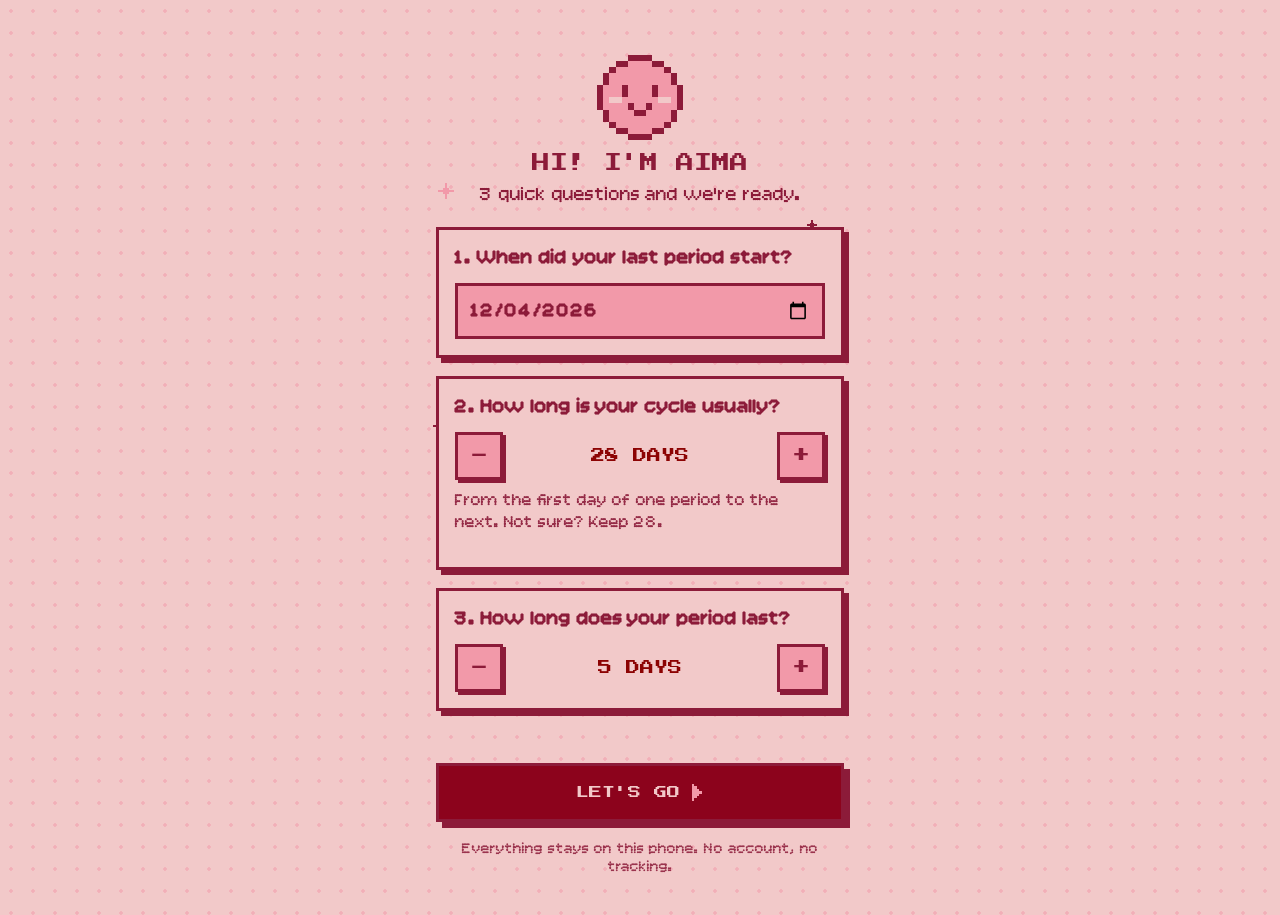
<file: index.html>
<!doctype html>
<html lang="en">
<head>
<meta charset="utf-8">
<meta name="viewport" content="width=device-width, initial-scale=1, viewport-fit=cover">
<title>Aima</title>
<meta name="description" content="A cute pixel moon period tracker.">
<meta name="theme-color" content="#F2C9C9">
<meta name="mobile-web-app-capable" content="yes">
<meta name="apple-mobile-web-app-capable" content="yes">
<meta name="apple-mobile-web-app-status-bar-style" content="default">
<meta name="apple-mobile-web-app-title" content="Aima">
<link rel="manifest" href="manifest.webmanifest">
<link rel="icon" type="image/png" sizes="192x192" href="icons/icon-192.png">
<link rel="apple-touch-icon" href="icons/apple-touch-icon.png">
<link rel="preconnect" href="https://fonts.googleapis.com">
<link rel="preconnect" href="https://fonts.gstatic.com" crossorigin>
<link rel="stylesheet" href="https://fonts.googleapis.com/css2?family=Bitcount+Prop+Single:wght@100..900&family=Press+Start+2P&display=swap">
<link rel="stylesheet" href="styles.css">
</head>
<body>
<main id="app" aria-live="polite"></main>
<div id="sheet" hidden></div>
<div id="toast" role="status" hidden></div>
<div id="fx" aria-hidden="true"></div>
<script type="module" src="app.js"></script>
</body>
</html>
</file>
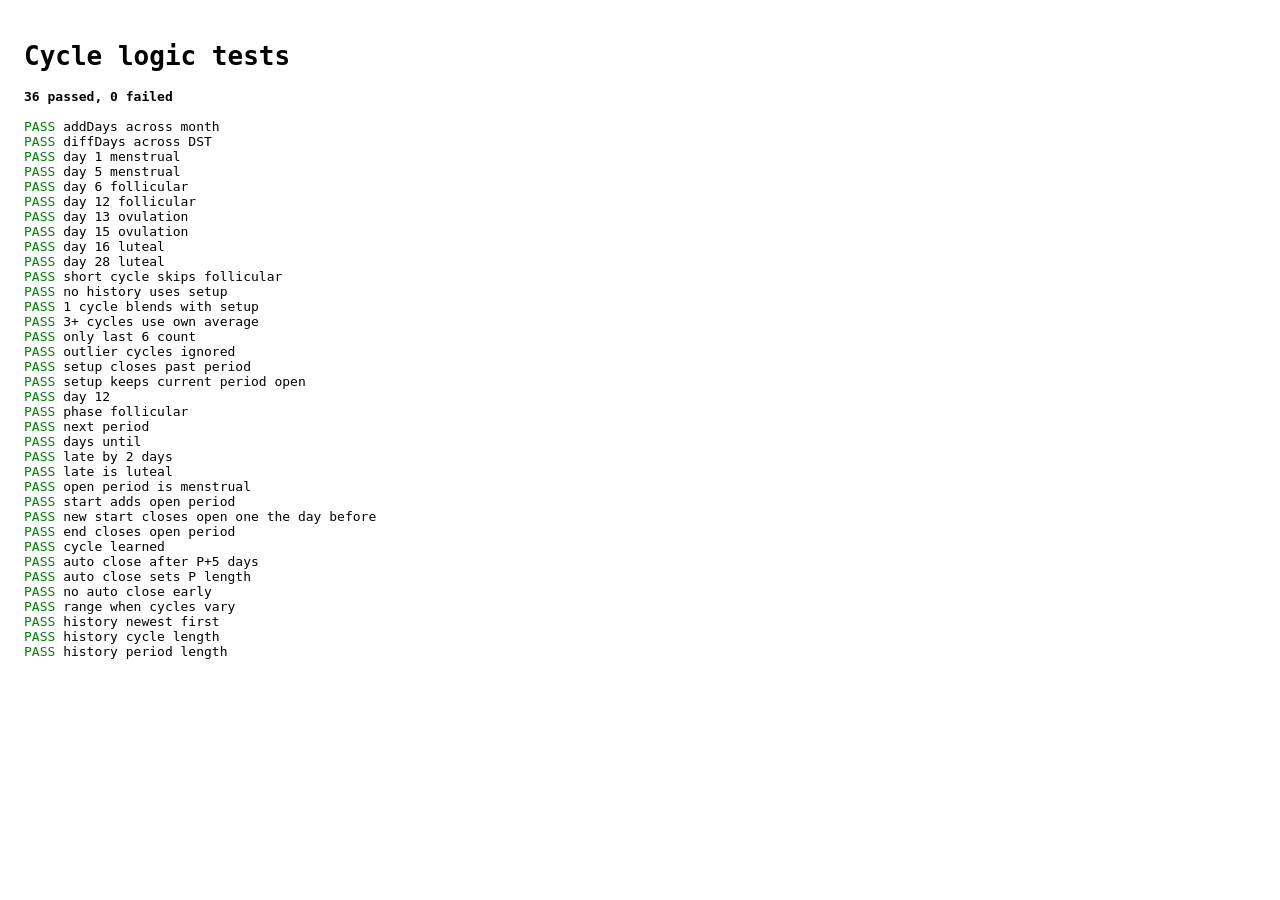
<file: test.html>
<!doctype html>
<html lang="en">
<head>
<meta charset="utf-8">
<title>Aima cycle tests</title>
<style>body{font-family:monospace;padding:16px}.ok{color:green}.bad{color:#8C0303;font-weight:bold}</style>
</head>
<body>
<h1>Cycle logic tests</h1>
<pre id="out"></pre>
<script type="module">
import * as c from './cycle.js';
const out = document.getElementById('out');
let pass = 0, fail = 0;
const eq = (name, got, want) => {
  const ok = JSON.stringify(got) === JSON.stringify(want);
  ok ? pass++ : fail++;
  out.innerHTML += `<span class="${ok ? 'ok' : 'bad'}">${ok ? 'PASS' : 'FAIL'}</span> ${name}${ok ? '' : ` — got ${JSON.stringify(got)}, want ${JSON.stringify(want)}`}\n`;
};
const settings = { cycleLength: 28, periodLength: 5 };
const S = (periods) => ({ version: 1, settings, periods });

// Dates
eq('addDays across month', c.addDays('2026-11-28', 5), '2026-12-03');
eq('diffDays across DST', c.diffDays('2026-11-02', '2026-10-20'), 13);

// Phases, 28-day cycle, 5-day period: 1-5 M, 6-12 F, 13-15 O, 16-28 L
eq('day 1 menstrual', c.phaseForDay(1, 28, 5), 'menstrual');
eq('day 5 menstrual', c.phaseForDay(5, 28, 5), 'menstrual');
eq('day 6 follicular', c.phaseForDay(6, 28, 5), 'follicular');
eq('day 12 follicular', c.phaseForDay(12, 28, 5), 'follicular');
eq('day 13 ovulation', c.phaseForDay(13, 28, 5), 'ovulation');
eq('day 15 ovulation', c.phaseForDay(15, 28, 5), 'ovulation');
eq('day 16 luteal', c.phaseForDay(16, 28, 5), 'luteal');
eq('day 28 luteal', c.phaseForDay(28, 28, 5), 'luteal');
eq('short cycle skips follicular', c.ovulationWindow(20, 7), { start: 8, end: 10 });

// Averages
eq('no history uses setup', c.blendedAverage([], 28), 28);
eq('1 cycle blends with setup', c.blendedAverage([30], 28), 29);
eq('3+ cycles use own average', c.blendedAverage([30, 30, 33], 28), 31);
eq('only last 6 count', c.blendedAverage([50, 28, 28, 28, 28, 28, 28], 28), 28);
eq('outlier cycles ignored', c.cycleLengths([{ start: '2026-01-01' }, { start: '2026-01-05' }, { start: '2026-02-02' }]), [28]);

// Setup
const set1 = c.fromSetup({ lastStart: '2026-11-13', cycleLength: 28, periodLength: 5 }, '2026-11-24', 'a');
eq('setup closes past period', set1.periods[0].end, '2026-11-17');
const set2 = c.fromSetup({ lastStart: '2026-11-22', cycleLength: 28, periodLength: 5 }, '2026-11-24', 'a');
eq('setup keeps current period open', set2.periods[0].end, null);

// Current status
const cur = c.current(set1, '2026-11-24');
eq('day 12', cur.day, 12);
eq('phase follicular', cur.phase, 'follicular');
eq('next period', cur.next, '2026-12-11');
eq('days until', cur.daysUntil, 17);
const late = c.current(set1, '2026-12-13');
eq('late by 2 days', late.late, 2);
eq('late is luteal', late.phase, 'luteal');
eq('open period is menstrual', c.current(set2, '2026-11-24').phase, 'menstrual');

// Logging
let st = c.startPeriod(set1, '2026-12-10', 'b');
eq('start adds open period', st.periods[1], { id: 'b', start: '2026-12-10', end: null });
let st2 = c.startPeriod(st, '2026-12-20', 'c');
eq('new start closes open one the day before', st2.periods[1].end, '2026-12-19');
st = c.endPeriod(st, '2026-12-14');
eq('end closes open period', st.periods[1].end, '2026-12-14');
eq('cycle learned', c.cycleLengths(st.periods), [27]);

// Auto close
const ac = c.autoClose(set2, '2026-12-03');
eq('auto close after P+5 days', ac.closed, true);
eq('auto close sets P length', ac.state.periods[0].end, '2026-11-26');
eq('no auto close early', c.autoClose(set2, '2026-11-30').closed, false);

// Range
const varied = S([{ id: 1, start: '2026-01-01', end: '2026-01-05' }, { id: 2, start: '2026-01-27', end: '2026-01-31' }, { id: 3, start: '2026-02-28', end: '2026-03-03' }, { id: 4, start: '2026-03-28', end: '2026-04-01' }]);
eq('range when cycles vary', c.stats(varied).range, 3);

// History
const rows = c.historyRows(st.periods);
eq('history newest first', rows[0].start, '2026-12-10');
eq('history cycle length', rows[1].cycle, 27);
eq('history period length', rows[1].length, 5);

out.innerHTML = `<b>${pass} passed, ${fail} failed</b>\n\n` + out.innerHTML;
document.title = fail ? `FAIL ${fail}` : `PASS ${pass}`;
</script>
</body>
</html>
</file>
<file: styles.css>
:root {
  --blush: #F2C9C9;
  --pink: #F299A9;
  --crimson: #8C031C;
  --deep: #8C0303;
  --wine: #8C1B39;
  --pixel: 'Press Start 2P', ui-monospace, monospace;
  --body: 'Bitcount Prop Single', ui-monospace, monospace;
  color-scheme: light;
}

* { box-sizing: border-box; }

html, body {
  margin: 0;
  min-height: 100%;
  background-color: var(--blush);
  background-image: radial-gradient(rgba(242, 153, 169, 0.55) 1.5px, transparent 2px);
  background-size: 22px 22px;
  color: var(--wine);
  font-family: var(--body);
  font-size: 19px;
  font-weight: 500;
  -webkit-tap-highlight-color: transparent;
  -webkit-user-select: none;
  user-select: none;
}

#app {
  max-width: 440px;
  margin: 0 auto;
  min-height: 100dvh;
  padding: calc(env(safe-area-inset-top) + 16px) 16px calc(env(safe-area-inset-bottom) + 24px);
  display: flex;
  flex-direction: column;
  position: relative;
}

.pf { font-family: var(--pixel); text-transform: uppercase; line-height: 1.5; }
h1, h2 { font-family: var(--pixel); font-weight: 400; margin: 0; text-transform: uppercase; }
svg.px, svg.ring, svg.buddy { image-rendering: pixelated; display: block; }

/* ---------- header ---------- */
.top { display: flex; align-items: center; justify-content: space-between; gap: 12px; }
.brand { display: flex; align-items: center; gap: 10px; font-family: var(--pixel); font-size: 20px; color: var(--wine); }
.iconbtn {
  background: none; border: 0; padding: 10px; margin: -10px; cursor: pointer;
  display: flex; align-items: center; gap: 8px; color: var(--wine);
  font-family: var(--pixel); font-size: 11px;
}

/* ---------- home ---------- */
.bubble {
  align-self: center; position: relative; margin: 18px 0 6px;
  background: var(--pink); border: 3px solid var(--wine);
  padding: 10px 14px; font-family: var(--pixel); font-size: 11px; color: var(--wine);
}
.bubble::after {
  content: ''; position: absolute; left: 50%; bottom: -9px; width: 8px; height: 6px;
  margin-left: -4px; background: var(--wine);
  box-shadow: 2px 4px 0 -1px var(--wine);
}
.ringwrap { position: relative; width: min(300px, 82vw); aspect-ratio: 1; margin: 6px auto 0; }
.ringwrap .ring { position: absolute; inset: 0; width: 100%; height: 100%; }
.ringwrap .center {
  position: absolute; inset: 0; display: flex; flex-direction: column;
  align-items: center; justify-content: center; text-align: center; padding-top: 4px;
}
.daynum { font-family: var(--pixel); font-size: clamp(20px, 6.5vw, 26px); color: var(--deep); margin-top: 6px; text-transform: uppercase; }
.phase { font-family: var(--body); font-size: 19px; font-weight: 700; letter-spacing: 1px; color: var(--wine); margin-top: 8px; text-transform: uppercase; }
.card, .tip, .install, .bubble, .btn, .avg, .list { position: relative; z-index: 1; }
.ring .today { animation: pulse 1.6s steps(2) infinite; transform-box: fill-box; transform-origin: center; }

.countdown { text-align: center; margin: 14px 0 4px; }
.countdown .big { font-family: var(--pixel); font-size: clamp(12px, 3.8vw, 15px); color: var(--deep); }
.countdown .small { font-family: var(--body); font-size: 19px; font-weight: 600; margin-top: 8px; text-transform: uppercase; letter-spacing: 1px; color: var(--wine); }

.tip {
  position: relative; margin: 18px 4px 0; background: var(--pink);
  border: 3px solid var(--wine); box-shadow: inset 0 0 0 3px var(--blush);
  padding: 16px 18px; text-align: center; font-size: 21px; line-height: 1.3; color: var(--wine);
}
.tip .heart { position: absolute; left: -12px; top: -12px; }

.spacer { flex: 1; min-height: 18px; }

.btn {
  display: flex; align-items: center; justify-content: center; gap: 12px; width: 100%;
  font-family: var(--pixel); font-size: 13px; text-transform: uppercase;
  padding: 18px 14px; cursor: pointer; border: 3px solid var(--wine);
  background: var(--crimson); color: var(--blush);
  box-shadow: 6px 6px 0 var(--wine); transition: transform 60ms steps(1), box-shadow 60ms steps(1);
}
.btn:active { transform: translate(6px, 6px); box-shadow: 0 0 0 var(--wine); }
.btn.light { background: var(--pink); color: var(--wine); }
.btn.ghost { background: var(--blush); color: var(--wine); }
.btn.small { font-size: 10px; padding: 12px; box-shadow: 4px 4px 0 var(--wine); }
.btn.small:active { transform: translate(4px, 4px); }
.btn + .btn { margin-top: 16px; }

.note { text-align: center; font-size: 15px; opacity: 0.85; margin-top: 18px; }

.install {
  margin: 14px 0 0; border: 3px dashed var(--wine); background: rgba(242, 153, 169, 0.5);
  padding: 12px 14px; font-size: 17px; line-height: 1.3; display: flex; gap: 10px; align-items: flex-start;
}
.install b { font-family: var(--body); font-size: 18px; font-weight: 800; display: block; margin-bottom: 6px; }
.install .x { margin-left: auto; background: none; border: 0; font-family: var(--pixel); color: var(--wine); font-size: 12px; cursor: pointer; padding: 4px; }

/* decorations */
.deco { position: absolute; pointer-events: none; animation: twinkle 2.4s steps(3) infinite; }
.deco:nth-of-type(2n) { animation-delay: 0.8s; }
.deco:nth-of-type(3n) { animation-delay: 1.6s; }

/* moon buddy blink */
.buddy .eyes { animation: blink 4.5s steps(1) infinite; transform-box: fill-box; transform-origin: center; }
.buddy { animation: bob 2.4s steps(2) infinite; }

/* ---------- screens: setup, history, settings ---------- */
.screen-title { display: flex; align-items: center; gap: 14px; margin-bottom: 18px; }
.screen-title h1 { font-size: 16px; }
.card {
  background: var(--blush); border: 3px solid var(--wine); box-shadow: 5px 5px 0 var(--wine);
  padding: 16px; margin-bottom: 18px;
}
.card h2 { font-family: var(--body); font-size: 20px; font-weight: 700; line-height: 1.25; margin-bottom: 12px; text-transform: none; }
.hello { text-align: center; margin: 8px 0 20px; }
.hello h1 { font-size: 18px; margin-top: 14px; }
.hello p { margin: 12px 0 0; font-size: 19px; }

input[type="date"] {
  width: 100%; font-family: var(--body); font-size: 20px; font-weight: 700; color: var(--wine);
  background: var(--pink); border: 3px solid var(--wine); border-radius: 0;
  padding: 12px; -webkit-appearance: none; appearance: none; min-height: 48px;
}
.stepper { display: flex; align-items: center; justify-content: space-between; gap: 12px; }
.stepper button {
  width: 48px; height: 48px; font-family: var(--pixel); font-size: 18px; cursor: pointer;
  background: var(--pink); color: var(--wine); border: 3px solid var(--wine); box-shadow: 3px 3px 0 var(--wine);
}
.stepper button:active { transform: translate(3px, 3px); box-shadow: none; }
.stepper .val { font-family: var(--pixel); font-size: 14px; color: var(--deep); }
.hint { font-size: 17px; line-height: 1.3; margin-top: 10px; opacity: 0.9; }

.avg { display: grid; grid-template-columns: 1fr 1fr; gap: 12px; margin-bottom: 18px; }
.avg div { background: var(--pink); border: 3px solid var(--wine); padding: 12px; text-align: center; }
.avg .n { font-family: var(--pixel); font-size: 16px; color: var(--deep); display: block; margin-bottom: 8px; }
.avg .l { font-size: 17px; }

.list { list-style: none; padding: 0; margin: 18px 0 0; }
.list li + li { margin-top: 10px; }
.row {
  width: 100%; text-align: left; display: flex; align-items: center; gap: 12px; cursor: pointer;
  background: var(--blush); color: var(--wine); border: 3px solid var(--wine); padding: 12px;
  font-family: var(--body); font-size: 17px; font-weight: 500;
}
.row:active { background: var(--pink); }
.row .d { font-family: var(--body); font-size: 20px; font-weight: 800; color: var(--deep); display: block; margin-bottom: 4px; }
.row .chev { margin-left: auto; }
.empty { text-align: center; padding: 20px 0; }

/* ---------- sheet ---------- */
#sheet { position: fixed; inset: 0; z-index: 20; display: flex; align-items: flex-end; justify-content: center; }
#sheet[hidden] { display: none; }
#sheet .backdrop { position: absolute; inset: 0; background: rgba(140, 27, 57, 0.45); }
#sheet .panel {
  position: relative; width: 100%; max-width: 440px; background: var(--blush);
  border: 3px solid var(--wine); border-bottom: 0;
  padding: 22px 18px calc(env(safe-area-inset-bottom) + 22px);
  max-height: 92dvh; overflow-y: auto;
  animation: up 160ms steps(4);
}
#sheet .panel h2 { font-size: 12px; margin-bottom: 18px; text-align: center; }
#sheet label { display: block; font-family: var(--body); font-size: 18px; font-weight: 700; margin: 0 0 8px; }
#sheet .field { margin-bottom: 16px; }
.err { color: var(--deep); font-family: var(--body); font-size: 18px; font-weight: 700; line-height: 1.3; min-height: 22px; margin-bottom: 12px; }

/* ---------- toast + effects ---------- */
#toast {
  position: fixed; left: 50%; top: calc(env(safe-area-inset-top) + 14px); transform: translateX(-50%);
  z-index: 30; width: min(92vw, 400px); background: var(--wine); color: var(--blush);
  font-family: var(--body); font-size: 18px; font-weight: 700; line-height: 1.3; padding: 12px 14px; text-align: center;
  box-shadow: 4px 4px 0 var(--crimson);
}
#toast[hidden] { display: none; }
#fx { position: fixed; inset: 0; pointer-events: none; z-index: 25; overflow: hidden; }
#fx span { position: absolute; animation: floatup 1.3s steps(10) forwards; }

@keyframes twinkle { 0%, 100% { opacity: 1; } 50% { opacity: 0.25; } }
@keyframes blink { 0%, 92%, 100% { transform: scaleY(1); } 94%, 97% { transform: scaleY(0.15); } }
@keyframes bob { 0%, 100% { transform: translateY(0); } 50% { transform: translateY(-3px); } }
@keyframes pulse { 0%, 100% { transform: scale(1); } 50% { transform: scale(1.12); } }
@keyframes up { from { transform: translateY(40%); } to { transform: translateY(0); } }
@keyframes floatup { from { transform: translateY(0); opacity: 1; } to { transform: translateY(-46vh); opacity: 0; } }

@media (prefers-reduced-motion: reduce) {
  *, *::before, *::after { animation: none !important; transition: none !important; }
}
</file>
